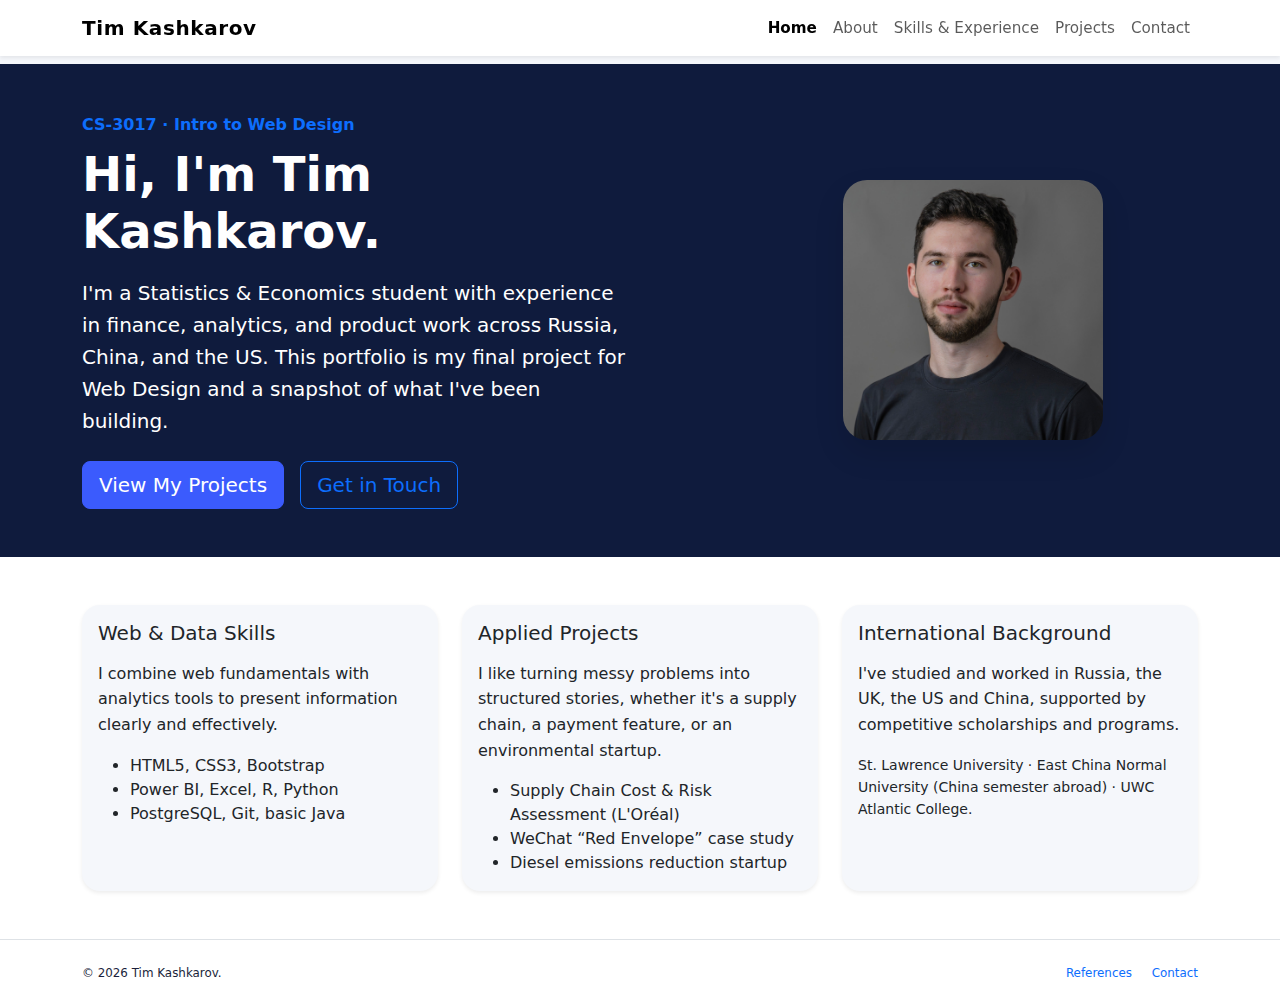
<file: index.html>
<!DOCTYPE html>
<html lang="en">
<head>
  <meta charset="UTF-8">
  <title>Tim Kashkarov | Portfolio</title>
  <meta name="viewport" content="width=device-width, initial-scale=1">

  <!-- Bootstrap CSS -->
  <link
    href="https://cdn.jsdelivr.net/npm/bootstrap@5.3.3/dist/css/bootstrap.min.css"
    rel="stylesheet"
    integrity="sha384-QWTKZyjpPEjISv5WaRU9OFeRpok6YctnYmDr5pNlyT2bRjXh0JMhjY6hW+ALEwIH"
    crossorigin="anonymous">

  <link rel="stylesheet" href="css/styles.css">
</head>
<body>
  <!-- Site header with navigation bar -->
  <header>
    <nav class="navbar navbar-expand-md navbar-light bg-white shadow-sm fixed-top">
      <div class="container">
        <a class="navbar-brand fw-semibold" href="index.html">Tim Kashkarov</a>
        <button class="navbar-toggler" type="button" data-bs-toggle="collapse"
                data-bs-target="#mainNavbar" aria-controls="mainNavbar"
                aria-expanded="false" aria-label="Toggle navigation">
          <span class="navbar-toggler-icon"></span>
        </button>

        <!-- Main navigation links -->
        <div class="collapse navbar-collapse" id="mainNavbar">
          <ul class="navbar-nav ms-auto mb-2 mb-md-0">
            <li class="nav-item">
              <a class="nav-link active" aria-current="page" href="index.html">Home</a>
            </li>
            <li class="nav-item">
              <a class="nav-link" href="about.html">About</a>
            </li>
            <li class="nav-item">
              <a class="nav-link" href="experience.html">Skills & Experience</a>
            </li>
            <li class="nav-item">
              <a class="nav-link" href="projects.html">Projects</a>
            </li>
            <li class="nav-item">
              <a class="nav-link" href="contact.html">Contact</a>
            </li>
          </ul>
        </div>
      </div>
    </nav>
  </header>

  <main>
    <!-- Hero section -->
    <section class="hero-section py-5">
      <div class="container">
        <div class="row align-items-center g-4">
          <!-- Hero text column -->
          <div class="col-md-6">
            <p class="text-primary fw-semibold mb-2">CS-3017 · Intro to Web Design</p>
            <h1 class="display-5 fw-bold mb-3">Hi, I'm Tim Kashkarov.</h1>
            <p class="lead mb-4">
              I'm a Statistics &amp; Economics student with experience in finance, analytics,
              and product work across Russia, China, and the US. This portfolio is my final
              project for Web Design and a snapshot of what I've been building.
            </p>
            <div class="d-flex flex-wrap gap-3">
              <a href="projects.html" class="btn btn-primary btn-lg">
                View My Projects
              </a>
              <a href="contact.html" class="btn btn-outline-primary btn-lg">
                Get in Touch
              </a>
            </div>
          </div>

          <!-- Hero photo column -->
          <div class="col-md-5 offset-md-1 text-center">
            <div class="hero-photo-wrapper mx-auto">
              <img src="img/profile.jpg" class="img-fluid"
                   alt="Portrait of Timur Kashkarov">
            </div>
          </div>
        </div>
      </div>
    </section>

    <!-- Highlights section -->
    <section class="py-5 bg-white">
      <div class="container">
        <div class="row g-4">
          <!-- Skills -->
          <div class="col-md-4">
            <div class="card border-0 shadow-sm h-100 about-soft-card">
              <div class="card-body">
                <h2 id="skills-highlight" class="h5 card-title mb-3">Web & Data Skills</h2>
                <p class="card-text">
                  I combine web fundamentals with analytics tools to present information
                  clearly and effectively.
                </p>
                <ul class="mb-0">
                  <li>HTML5, CSS3, Bootstrap</li>
                  <li>Power BI, Excel, R, Python</li>
                  <li>PostgreSQL, Git, basic Java</li>
                </ul>
              </div>
            </div>
          </div>

          <!-- Applied projects -->
          <div class="col-md-4">
            <div class="card border-0 shadow-sm h-100 about-soft-card">
              <div class="card-body">
                <h2 id="projects-highlight" class="h5 card-title mb-3">Applied Projects</h2>
                <p class="card-text">
                  I like turning messy problems into structured stories, whether it's a
                  supply chain, a payment feature, or an environmental startup.
                </p>
                <ul class="mb-0">
                  <li>Supply Chain Cost & Risk Assessment (L'Oréal)</li>
                  <li>WeChat “Red Envelope” case study</li>
                  <li>Diesel emissions reduction startup</li>
                </ul>
              </div>
            </div>
          </div>

          <!-- International background -->
          <div class="col-md-4">
            <div class="card border-0 shadow-sm h-100 about-soft-card">
              <div class="card-body">
                <h2 id="background-highlight" class="h5 card-title mb-3">International Background</h2>
                <p class="card-text">
                  I've studied and worked in Russia, the UK, the US and China, supported by
                  competitive scholarships and programs.
                </p>
                <p class="mb-0 small">
                  St. Lawrence University · East China Normal University (China semester abroad) ·
                  UWC Atlantic College.
                </p>
              </div>
            </div>
          </div>
        </div>
      </div>
    </section>
  </main>

  <!-- Footer with year and quick links -->
  <footer class="py-4 border-top mt-auto bg-white">
    <div class="container d-flex flex-column flex-md-row justify-content-between align-items-center">
      <p class="mb-2 mb-md-0 small">
        &copy; <span id="year"></span> Tim Kashkarov.
      </p>
      <div class="small">
        <a href="references.html" class="text-decoration-none me-3">References</a>
        <a href="contact.html" class="text-decoration-none">Contact</a>
      </div>
    </div>
  </footer>

  <script
    src="https://cdn.jsdelivr.net/npm/bootstrap@5.3.3/dist/js/bootstrap.bundle.min.js"
    integrity="sha384-YvpcrYf0tY3lHB60NNkmXc5s9fDVZLESaAA55NDzOxhy9GkcIdslK1eN7N6jIeHz"
    crossorigin="anonymous"></script>

  <!-- Keeping the year in the footer up to date -->
  <script>
    (function () {
      var yearSpan = document.getElementById("year");
      if (yearSpan) {
        yearSpan.textContent = new Date().getFullYear();
      }
    }());
  </script>
</body>
</html>
</file>
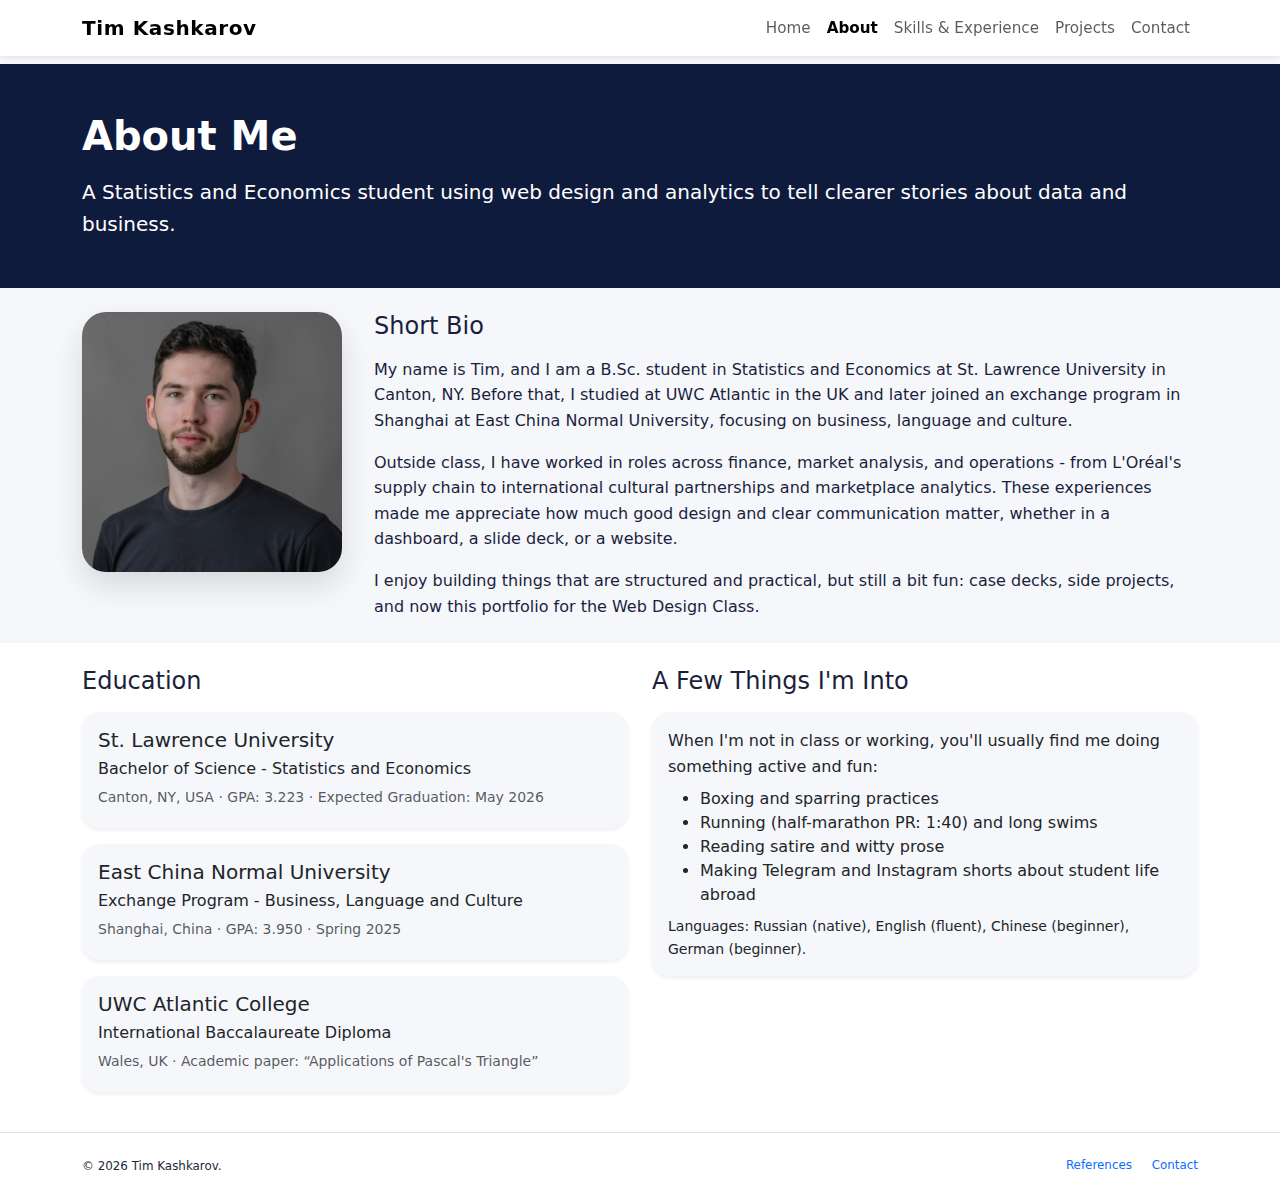
<file: about.html>
<!DOCTYPE html>
<html lang="en">
<head>
  <meta charset="UTF-8">
  <title>About | Tim Kashkarov</title>
  <meta name="viewport" content="width=device-width, initial-scale=1">

  <!-- Bootstrap CSS -->
  <link
    href="https://cdn.jsdelivr.net/npm/bootstrap@5.3.3/dist/css/bootstrap.min.css"
    rel="stylesheet"
    integrity="sha384-QWTKZyjpPEjISv5WaRU9OFeRpok6YctnYmDr5pNlyT2bRjXh0JMhjY6hW+ALEwIH"
    crossorigin="anonymous">


  <link rel="stylesheet" href="css/styles.css">
</head>
<body>
  <!-- Site header with navigation bar -->
  <header>
    <nav class="navbar navbar-expand-md navbar-light bg-white shadow-sm fixed-top">
      <div class="container">
        <a class="navbar-brand fw-semibold" href="index.html">Tim Kashkarov</a>
        <button class="navbar-toggler" type="button" data-bs-toggle="collapse"
                data-bs-target="#mainNavbar" aria-controls="mainNavbar"
                aria-expanded="false" aria-label="Toggle navigation">
          <span class="navbar-toggler-icon"></span>
        </button>

        <!-- Main navigation links -->
        <div class="collapse navbar-collapse" id="mainNavbar">
          <ul class="navbar-nav ms-auto mb-2 mb-md-0">
            <li class="nav-item">
              <a class="nav-link" href="index.html">Home</a>
            </li>
            <li class="nav-item">
              <a class="nav-link active" aria-current="page" href="about.html">About</a>
            </li>
            <li class="nav-item">
              <a class="nav-link" href="experience.html">Skills & Experience</a>
            </li>
            <li class="nav-item">
              <a class="nav-link" href="projects.html">Projects</a>
            </li>
            <li class="nav-item">
              <a class="nav-link" href="contact.html">Contact</a>
            </li>
          </ul>
        </div>
      </div>
    </nav>
  </header>

  <main>
    <!-- Page header: title + short description -->
    <section class="page-header-section py-5">
      <div class="container">
        <h1 class="mb-3">About Me</h1>
        <p class="lead mb-0">
          A Statistics and Economics student using web design and analytics to tell clearer
          stories about data and business.
        </p>
      </div>
    </section>

    <!-- Intro with photo and short bio -->
    <section class="py-4">
  <div class="container">
    <div class="about-intro d-md-flex align-items-start">
      
      <!-- Photo  -->
      <div class="about-intro-photo mb-3 mb-md-0">
        <div class="hero-photo-wrapper mx-auto mx-md-0">
          <img src="img/profile.jpg"
               class="img-fluid"
               alt="Portrait of me">
        </div>
      </div>

      <!-- Text block on the right -->
      <div class="about-intro-text">
        <h2 id="bio" class="h4 mb-3">Short Bio</h2>
        <p>
          My name is Tim, and I am a B.Sc. student in Statistics and Economics at
          St. Lawrence University in Canton, NY. Before that, I studied at UWC Atlantic
          in the UK and later joined an exchange program in Shanghai at East China
          Normal University, focusing on business, language and culture.
        </p>
        <p>
          Outside class, I have worked in roles across finance, market analysis, and
          operations - from L'Oréal's supply chain to international cultural
          partnerships and marketplace analytics. These experiences made me appreciate
          how much good design and clear communication matter, whether in a dashboard,
          a slide deck, or a website.
        </p>
        <p class="mb-0">
          I enjoy building things that are structured and practical, but still a bit fun:
          case decks, side projects, and now this portfolio for the Web Design Class.
        </p>
      </div>

    </div>
  </div>
</section>

    <!-- Education and interests -->
    <section class="py-4 bg-white">
      <div class="container">
        <div class="row g-4">
          <!-- Education column -->
          <div class="col-md-6">
            <h2 id="education" class="h4 mb-3">Education</h2>

            <div class="card border-0 shadow-sm mb-3 about-soft-card">
              <div class="card-body">
                <h3 class="h5 mb-1">St. Lawrence University</h3>
                <p class="mb-1">
                  Bachelor of Science - Statistics and Economics
                </p>
                <p class="mb-1 small text-muted">
                  Canton, NY, USA · GPA: 3.223 · Expected Graduation: May 2026
                </p>
              </div>
            </div>

            <div class="card border-0 shadow-sm mb-3 about-soft-card">
              <div class="card-body">
                <h3 class="h5 mb-1">East China Normal University</h3>
                <p class="mb-1">
                  Exchange Program - Business, Language and Culture
                </p>
                <p class="mb-1 small text-muted">
                  Shanghai, China · GPA: 3.950 · Spring 2025
                </p>
              </div>
            </div>

            <div class="card border-0 shadow-sm mb-3 about-soft-card">
              <div class="card-body">
                <h3 class="h5 mb-1">UWC Atlantic College</h3>
                <p class="mb-1">
                  International Baccalaureate Diploma
                </p>
                <p class="mb-1 small text-muted">
                  Wales, UK · Academic paper: “Applications of Pascal's Triangle”
                </p>
              </div>
            </div>
          </div>

          <!-- Hobbies column -->
          <div class="col-md-6">
            <h2 id="interests" class="h4 mb-3">A Few Things I'm Into</h2>
            <div class="card border-0 shadow-sm mb-3 about-soft-card">
              <div class="card-body">
                <p class="mb-2">
                  When I'm not in class or working, you'll usually find me doing something
                  active and fun:
                </p>
                <ul class="mb-2">
                  <li>Boxing and sparring practices</li>
                  <li>Running (half-marathon PR: 1:40) and long swims</li>
                  <li>Reading satire and witty prose</li>
                  <li>Making Telegram and Instagram shorts about student life abroad</li>
                </ul>
                <p class="mb-0 small">
                  Languages: Russian (native), English (fluent), Chinese (beginner),
                  German (beginner).
                </p>
              </div>
            </div>
          </div>
        </div>
      </div>
    </section>

  </main>

  <!-- Footer with year and quick links -->
  <footer class="py-4 border-top mt-auto bg-white">
    <div class="container d-flex flex-column flex-md-row justify-content-between align-items-center">
      <p class="mb-2 mb-md-0 small">
        &copy; <span id="year"></span> Tim Kashkarov.
      </p>
      <div class="small">
        <a href="references.html" class="text-decoration-none me-3">References</a>
        <a href="contact.html" class="text-decoration-none">Contact</a>
      </div>
    </div>
  </footer>

  <script
    src="https://cdn.jsdelivr.net/npm/bootstrap@5.3.3/dist/js/bootstrap.bundle.min.js"
    integrity="sha384-YvpcrYf0tY3lHB60NNkmXc5s9fDVZLESaAA55NDzOxhy9GkcIdslK1eN7N6jIeHz"
    crossorigin="anonymous"></script>

  <!-- Keeping the year in the footer up to date -->
  <script>
    (function () {
      var yearSpan = document.getElementById("year");
      if (yearSpan) {
        yearSpan.textContent = new Date().getFullYear();
      }
    }());
  </script>
</body>
</html>
</file>
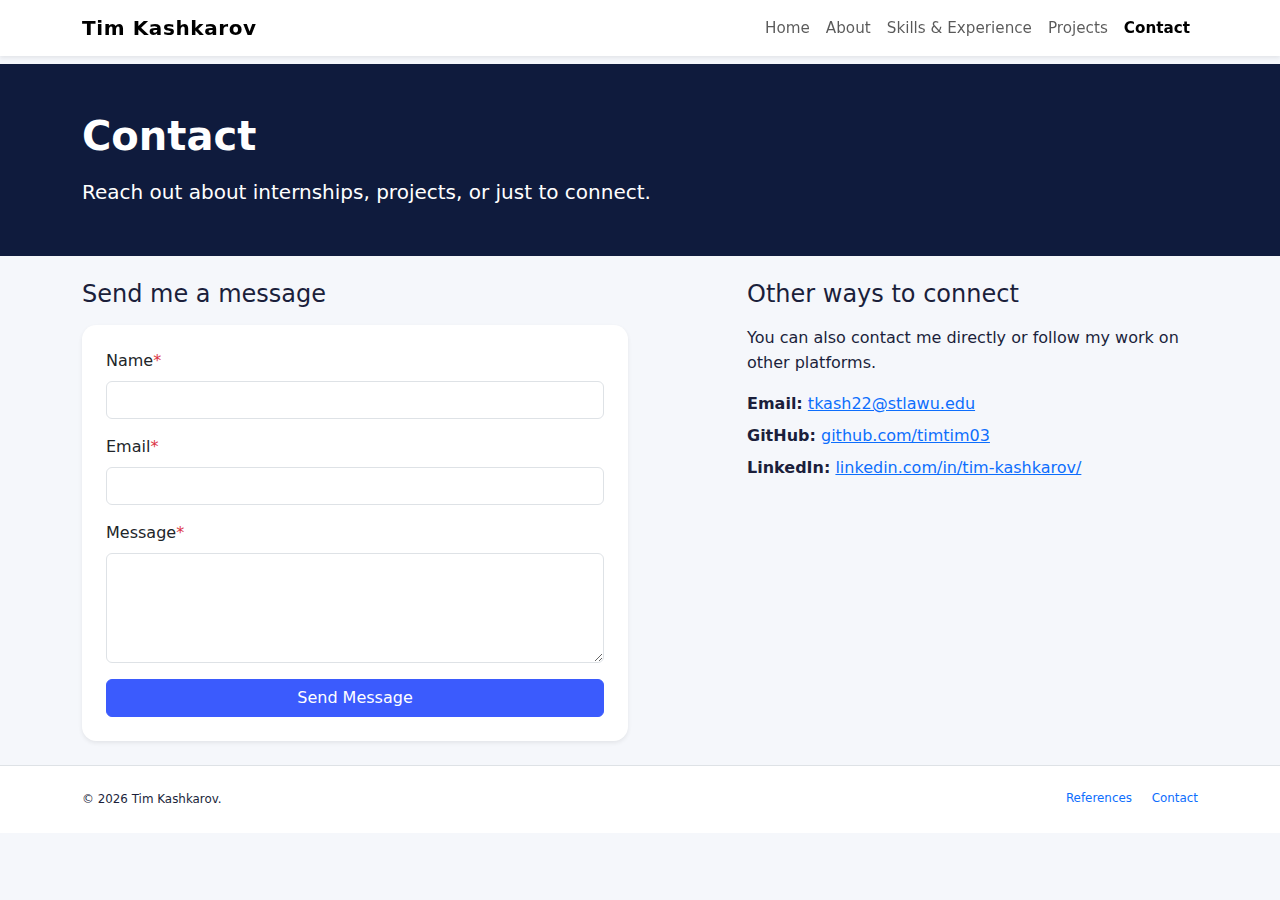
<file: contact.html>
<!DOCTYPE html>
<html lang="en">
<head>
  <meta charset="UTF-8">
  <title>Contact | Tim Kashkarov</title>
  <meta name="viewport" content="width=device-width, initial-scale=1">

  <!-- Bootstrap CSS -->
  <link
    href="https://cdn.jsdelivr.net/npm/bootstrap@5.3.3/dist/css/bootstrap.min.css"
    rel="stylesheet"
    integrity="sha384-QWTKZyjpPEjISv5WaRU9OFeRpok6YctnYmDr5pNlyT2bRjXh0JMhjY6hW+ALEwIH"
    crossorigin="anonymous">


  <link rel="stylesheet" href="css/styles.css">
</head>
<body>
  <!-- Site header with navigation bar -->
  <header>
    <nav class="navbar navbar-expand-md navbar-light bg-white shadow-sm fixed-top">
      <div class="container">
        <a class="navbar-brand fw-semibold" href="index.html">Tim Kashkarov</a>
        <button class="navbar-toggler" type="button" data-bs-toggle="collapse"
                data-bs-target="#mainNavbar" aria-controls="mainNavbar"
                aria-expanded="false" aria-label="Toggle navigation">
          <span class="navbar-toggler-icon"></span>
        </button>

        <!-- Main navigation links -->
        <div class="collapse navbar-collapse" id="mainNavbar">
          <ul class="navbar-nav ms-auto mb-2 mb-md-0">
            <li class="nav-item">
              <a class="nav-link" href="index.html">Home</a>
            </li>
            <li class="nav-item">
              <a class="nav-link" href="about.html">About</a>
            </li>
            <li class="nav-item">
              <a class="nav-link" href="experience.html">Skills & Experience</a>
            </li>
            <li class="nav-item">
              <a class="nav-link" href="projects.html">Projects</a>
            </li>
            <li class="nav-item">
              <a class="nav-link active" aria-current="page" href="contact.html">Contact</a>
            </li>
          </ul>
        </div>
      </div>
    </nav>
  </header>

  <main>
    <!-- Page title and short description -->
    <section class="page-header-section py-5">
      <div class="container">
        <h1 class="mb-3">Contact</h1>
        <p class="lead mb-0">
          Reach out about internships, projects, or just to connect.
        </p>
      </div>
    </section>

    <!-- Main contact section: form + contact details -->
    <section class="py-4">
      <div class="container">
        <div class="row g-4">
          <!-- Contact form block -->
          <div class="col-lg-6">
            <h2 class="h4 mb-3">Send me a message</h2>

            <form action="https://api.web3forms.com/submit" method="POST" class="card border-0 shadow-sm p-4">
              <input type="hidden" name="access_key" value="ACCESS_KEY">

              <input type="hidden" name="redirect" value="https://timtim03.github.io/contact.html">

              <div class="mb-3">
                <label for="name" class="form-label">Name<span class="text-danger">*</span></label>
                <input type="text" class="form-control" id="name" name="name"
                       required>
              </div>

              <div class="mb-3">
                <label for="email" class="form-label">Email<span class="text-danger">*</span></label>
                <input type="email" class="form-control" id="email" name="email"
                       required>
              </div>

              <div class="mb-3">
                <label for="message" class="form-label">Message<span class="text-danger">*</span></label>
                <textarea class="form-control" id="message" name="message"
                          rows="4" required></textarea>
              </div>

              <button type="submit" class="btn btn-primary">
                Send Message
              </button>
            </form>
          </div>

          <!-- Alternative contact options block -->
          <div class="col-lg-5 offset-lg-1">
            <h2 class="h4 mb-3">Other ways to connect</h2>
            <p>
              You can also contact me directly or follow my work on other platforms.
            </p>
            <ul class="list-unstyled mb-0">
              <li class="mb-2">
                <strong>Email:</strong>
                <a href="mailto:tkash22@stlawu.edu">tkash22@stlawu.edu</a>
              </li>
              <li class="mb-2">
                <strong>GitHub:</strong>
                <a href="https://github.com/timtim03" target="_blank" rel="noopener">
                  github.com/timtim03
                </a>
              </li>
              <li class="mb-2">
                <strong>LinkedIn:</strong>
                <a href="https://www.linkedin.com/in/tim-kashkarov/" target="_blank" rel="noopener">
                  linkedin.com/in/tim-kashkarov/
                </a>
              </li>
            </ul>
          </div>
        </div>
      </div>
    </section>
  </main>

  <!-- Footer with year and quick links -->
  <footer class="py-4 border-top mt-auto bg-white">
    <div class="container d-flex flex-column flex-md-row justify-content-between align-items-center">
      <p class="mb-2 mb-md-0 small">
        &copy; <span id="year"></span> Tim Kashkarov.
      </p>
      <div class="small">
        <a href="references.html" class="text-decoration-none me-3">References</a>
        <a href="contact.html" class="text-decoration-none">Contact</a>
      </div>
    </div>
  </footer>

  <script
    src="https://cdn.jsdelivr.net/npm/bootstrap@5.3.3/dist/js/bootstrap.bundle.min.js"
    integrity="sha384-YvpcrYf0tY3lHB60NNkmXc5s9fDVZLESaAA55NDzOxhy9GkcIdslK1eN7N6jIeHz"
    crossorigin="anonymous"></script>

  <!-- Keeping the year in the footer up to date -->
  <script>
    (function () {
      var yearSpan = document.getElementById("year");
      if (yearSpan) {
        yearSpan.textContent = new Date().getFullYear();
      }
    }());
  </script>
</body>
</html>
</file>
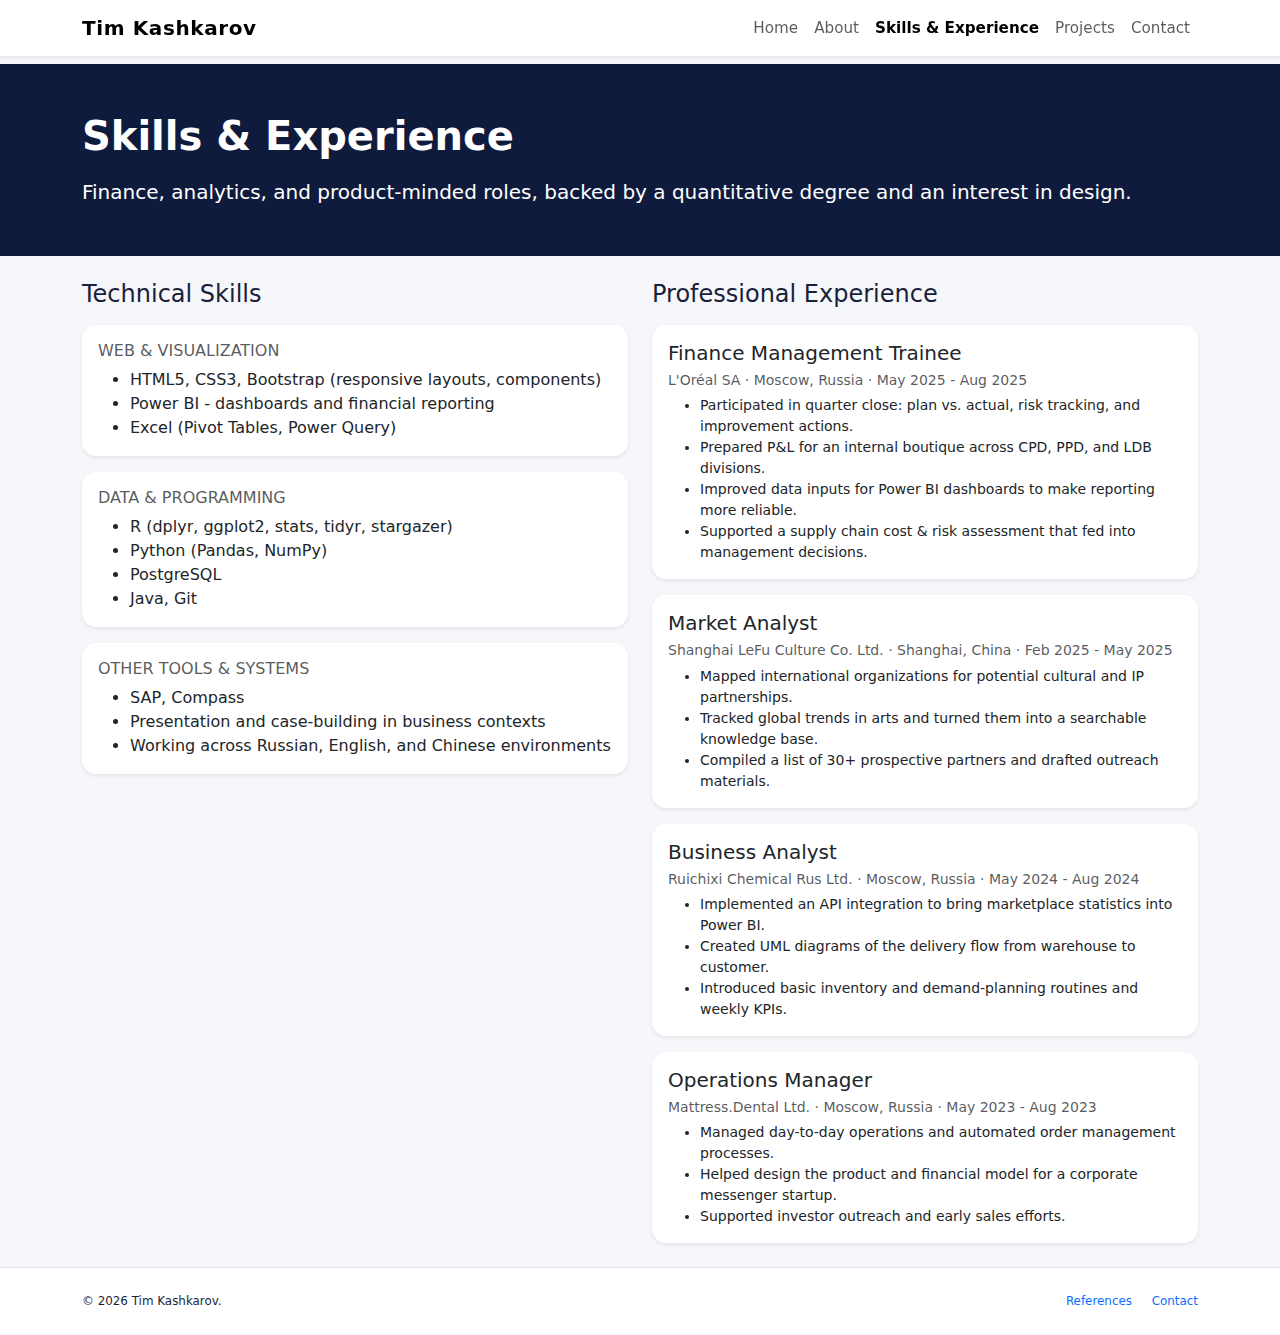
<file: experience.html>
<!DOCTYPE html>
<html lang="en">
<head>
  <meta charset="UTF-8">
  <title>Skills & Experience | Tim Kashkarov</title>
  <meta name="viewport" content="width=device-width, initial-scale=1">

  <!-- Bootstrap CSS -->
  <link
    href="https://cdn.jsdelivr.net/npm/bootstrap@5.3.3/dist/css/bootstrap.min.css"
    rel="stylesheet"
    integrity="sha384-QWTKZyjpPEjISv5WaRU9OFeRpok6YctnYmDr5pNlyT2bRjXh0JMhjY6hW+ALEwIH"
    crossorigin="anonymous">


  <link rel="stylesheet" href="css/styles.css">
</head>
<body>
  <!-- Site header with navigation bar -->
  <header>
    <nav class="navbar navbar-expand-md navbar-light bg-white shadow-sm fixed-top">
      <div class="container">
        <a class="navbar-brand fw-semibold" href="index.html">Tim Kashkarov</a>
        <button class="navbar-toggler" type="button" data-bs-toggle="collapse"
                data-bs-target="#mainNavbar" aria-controls="mainNavbar"
                aria-expanded="false" aria-label="Toggle navigation">
          <span class="navbar-toggler-icon"></span>
        </button>

        <!-- Main navigation links -->
        <div class="collapse navbar-collapse" id="mainNavbar">
          <ul class="navbar-nav ms-auto mb-2 mb-md-0">
            <li class="nav-item">
              <a class="nav-link" href="index.html">Home</a>
            </li>
            <li class="nav-item">
              <a class="nav-link" href="about.html">About</a>
            </li>
            <li class="nav-item">
              <a class="nav-link active" aria-current="page" href="experience.html">
                Skills &amp; Experience
              </a>
            </li>
            <li class="nav-item">
              <a class="nav-link" href="projects.html">Projects</a>
            </li>
            <li class="nav-item">
              <a class="nav-link" href="contact.html">Contact</a>
            </li>
          </ul>
        </div>
      </div>
    </nav>
  </header>

  <main>
    <!-- Page header: title + short description -->
    <section class="page-header-section py-5">
      <div class="container">
        <h1 class="mb-3">Skills &amp; Experience</h1>
        <p class="lead mb-0">
          Finance, analytics, and product-minded roles, backed by a quantitative degree
          and an interest in design.
        </p>
      </div>
    </section>

    <!-- Main content: skills and experience -->
    <section class="py-4">
      <div class="container">
        <div class="row g-4">
          <!-- Skills column -->
          <div class="col-lg-6">
            <h2 id="skills" class="h4 mb-3">Technical Skills</h2>

            <!-- Web & visualization skills -->
            <div class="card border-0 shadow-sm mb-3">
              <div class="card-body">
                <h3 class="h6 text-uppercase text-muted mb-2">Web & Visualization</h3>
                <ul class="mb-0">
                  <li>HTML5, CSS3, Bootstrap (responsive layouts, components)</li>
                  <li>Power BI - dashboards and financial reporting</li>
                  <li>Excel (Pivot Tables, Power Query)</li>
                </ul>
              </div>
            </div>

            <!-- Data & programming skills -->
            <div class="card border-0 shadow-sm mb-3">
              <div class="card-body">
                <h3 class="h6 text-uppercase text-muted mb-2">Data & Programming</h3>
                <ul class="mb-0">
                  <li>R (dplyr, ggplot2, stats, tidyr, stargazer)</li>
                  <li>Python (Pandas, NumPy)</li>
                  <li>PostgreSQL</li>
                  <li>Java, Git</li>
                </ul>
              </div>
            </div>

            <!-- Other tools & systems -->
            <div class="card border-0 shadow-sm">
              <div class="card-body">
                <h3 class="h6 text-uppercase text-muted mb-2">Other Tools & Systems</h3>
                <ul class="mb-0">
                  <li>SAP, Compass</li>
                  <li>Presentation and case-building in business contexts</li>
                  <li>Working across Russian, English, and Chinese environments</li>
                </ul>
              </div>
            </div>
          </div>

          <!-- Experience column -->
          <div class="col-lg-6">
            <h2 id="experience" class="h4 mb-3">Professional Experience</h2>

            <!-- L'Oreal -->
            <div class="card border-0 shadow-sm mb-3">
              <div class="card-body">
                <h3 class="h5 mb-1">Finance Management Trainee</h3>
                <p class="mb-1 small text-muted">
                  L'Oréal SA · Moscow, Russia · May 2025 - Aug 2025
                </p>
                <ul class="mb-0 small">
                  <li>Participated in quarter close: plan vs. actual, risk tracking, and improvement actions.</li>
                  <li>Prepared P&L for an internal boutique across CPD, PPD, and LDB divisions.</li>
                  <li>Improved data inputs for Power BI dashboards to make reporting more reliable.</li>
                  <li>Supported a supply chain cost & risk assessment that fed into management decisions.</li>
                </ul>
              </div>
            </div>

            <!-- LeFu Culture -->
            <div class="card border-0 shadow-sm mb-3">
              <div class="card-body">
                <h3 class="h5 mb-1">Market Analyst</h3>
                <p class="mb-1 small text-muted">
                  Shanghai LeFu Culture Co. Ltd. · Shanghai, China · Feb 2025 - May 2025
                </p>
                <ul class="mb-0 small">
                  <li>Mapped international organizations for potential cultural and IP partnerships.</li>
                  <li>Tracked global trends in arts and turned them into a searchable knowledge base.</li>
                  <li>Compiled a list of 30+ prospective partners and drafted outreach materials.</li>
                </ul>
              </div>
            </div>

            <!-- Ruichixi -->
            <div class="card border-0 shadow-sm mb-3">
              <div class="card-body">
                <h3 class="h5 mb-1">Business Analyst</h3>
                <p class="mb-1 small text-muted">
                  Ruichixi Chemical Rus Ltd. · Moscow, Russia · May 2024 - Aug 2024
                </p>
                <ul class="mb-0 small">
                  <li>Implemented an API integration to bring marketplace statistics into Power BI.</li>
                  <li>Created UML diagrams of the delivery flow from warehouse to customer.</li>
                  <li>Introduced basic inventory and demand-planning routines and weekly KPIs.</li>
                </ul>
              </div>
            </div>

            <!-- Mattress.Dental -->
            <div class="card border-0 shadow-sm">
              <div class="card-body">
                <h3 class="h5 mb-1">Operations Manager</h3>
                <p class="mb-1 small text-muted">
                  Mattress.Dental Ltd. · Moscow, Russia · May 2023 - Aug 2023
                </p>
                <ul class="mb-0 small">
                  <li>Managed day-to-day operations and automated order management processes.</li>
                  <li>Helped design the product and financial model for a corporate messenger startup.</li>
                  <li>Supported investor outreach and early sales efforts.</li>
                </ul>
              </div>
            </div>

          </div>
        </div>
      </div>
    </section>
  </main>

  <!-- Footer with year and quick links -->
  <footer class="py-4 border-top mt-auto bg-white">
    <div class="container d-flex flex-column flex-md-row justify-content-between align-items-center">
      <p class="mb-2 mb-md-0 small">
        &copy; <span id="year"></span> Tim Kashkarov.
      </p>
      <div class="small">
        <a href="references.html" class="text-decoration-none me-3">References</a>
        <a href="contact.html" class="text-decoration-none">Contact</a>
      </div>
    </div>
  </footer>

  <script
    src="https://cdn.jsdelivr.net/npm/bootstrap@5.3.3/dist/js/bootstrap.bundle.min.js"
    integrity="sha384-YvpcrYf0tY3lHB60NNkmXc5s9fDVZLESaAA55NDzOxhy9GkcIdslK1eN7N6jIeHz"
    crossorigin="anonymous"></script>

  <!-- Keeping the year in the footer up to date -->
  <script>
    (function () {
      var yearSpan = document.getElementById("year");
      if (yearSpan) {
        yearSpan.textContent = new Date().getFullYear();
      }
    }());
  </script>
</body>
</html>
</file>
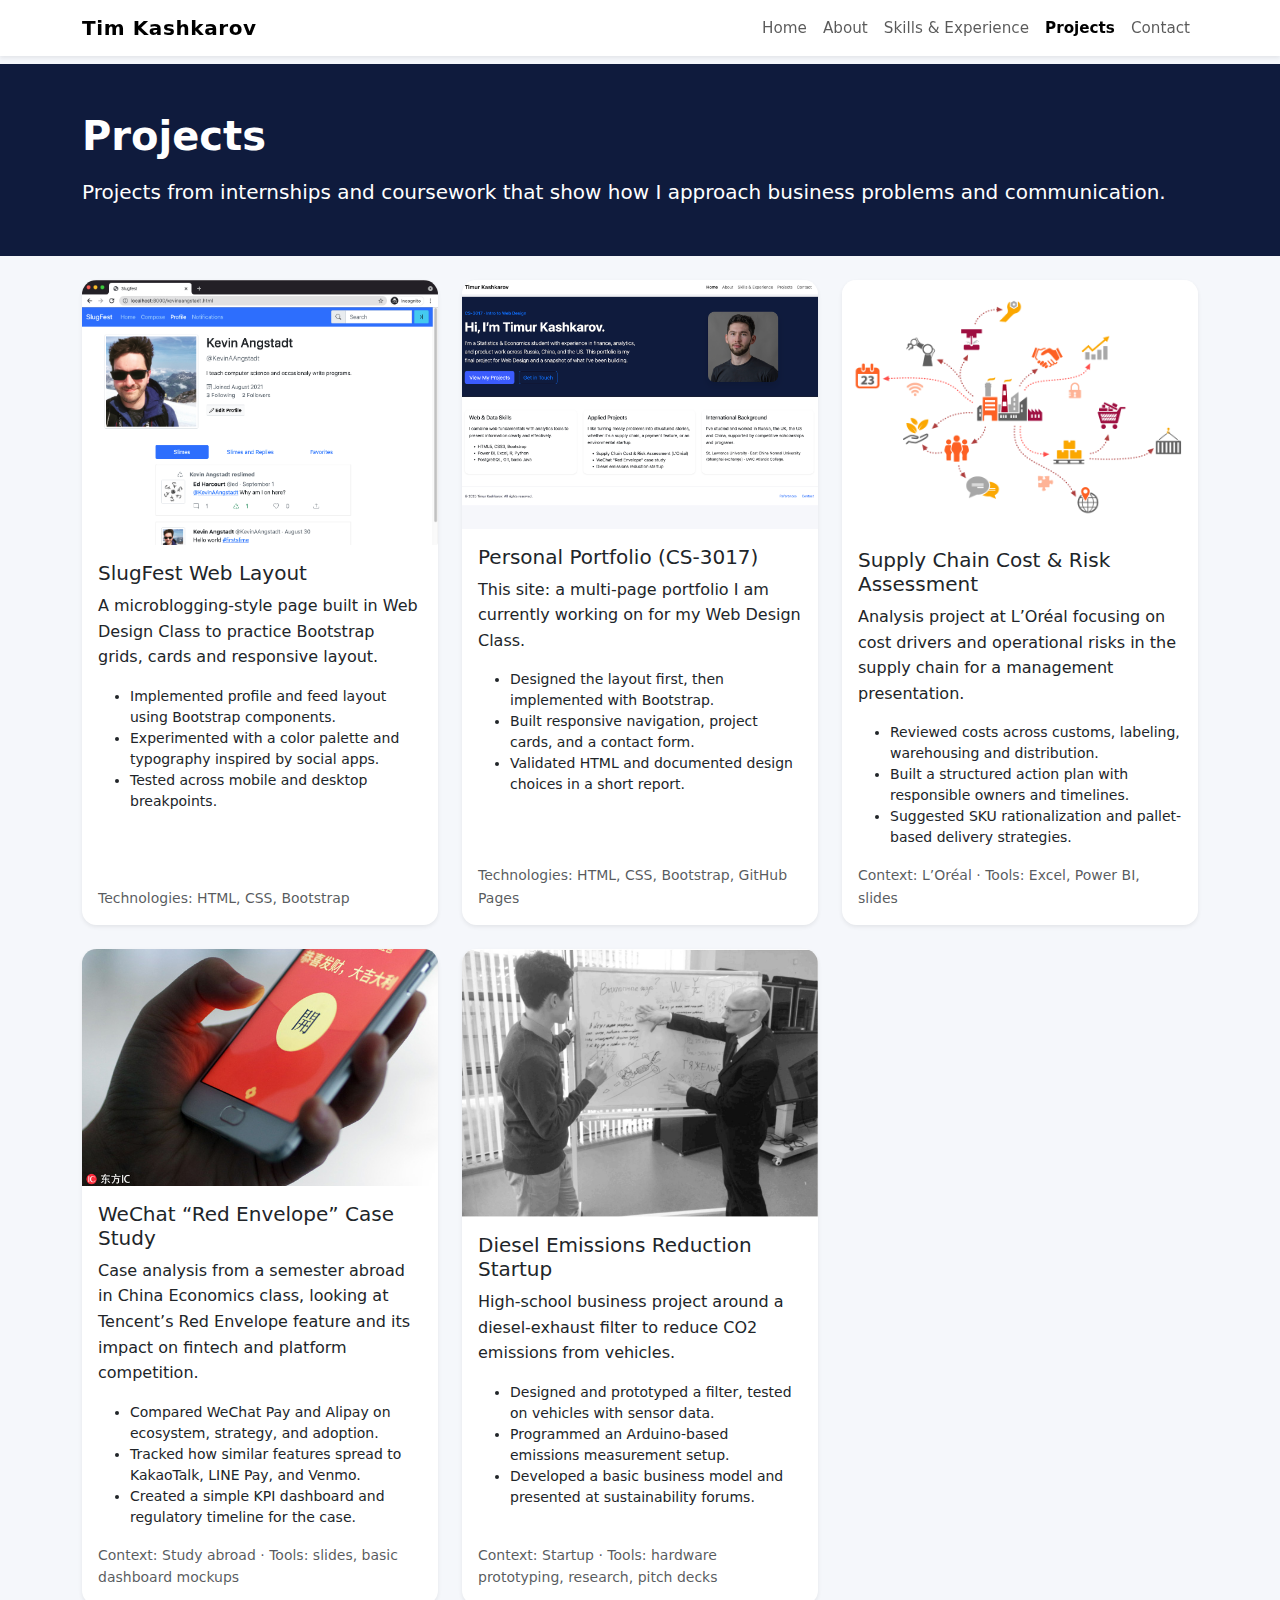
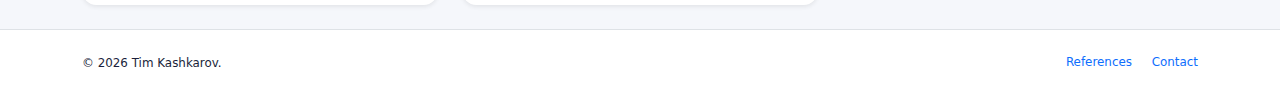
<file: projects.html>
<!DOCTYPE html>
<html lang="en">
<head>
  <meta charset="UTF-8">
  <title>Projects | Tim Kashkarov</title>
  <meta name="viewport" content="width=device-width, initial-scale=1">

  <!-- Bootstrap CSS -->
  <link
    href="https://cdn.jsdelivr.net/npm/bootstrap@5.3.3/dist/css/bootstrap.min.css"
    rel="stylesheet"
    integrity="sha384-QWTKZyjpPEjISv5WaRU9OFeRpok6YctnYmDr5pNlyT2bRjXh0JMhjY6hW+ALEwIH"
    crossorigin="anonymous">


  <link rel="stylesheet" href="css/styles.css">
</head>
<body>
  <!-- Site header with navigation bar -->
  <header>
    <nav class="navbar navbar-expand-md navbar-light bg-white shadow-sm fixed-top">
      <div class="container">
        <a class="navbar-brand fw-semibold" href="index.html">Tim Kashkarov</a>
        <button class="navbar-toggler" type="button" data-bs-toggle="collapse"
                data-bs-target="#mainNavbar" aria-controls="mainNavbar"
                aria-expanded="false" aria-label="Toggle navigation">
          <span class="navbar-toggler-icon"></span>
        </button>

        <!-- Main navigation links -->
        <div class="collapse navbar-collapse" id="mainNavbar">
          <ul class="navbar-nav ms-auto mb-2 mb-md-0">
            <li class="nav-item">
              <a class="nav-link" href="index.html">Home</a>
            </li>
            <li class="nav-item">
              <a class="nav-link" href="about.html">About</a>
            </li>
            <li class="nav-item">
              <a class="nav-link" href="experience.html">Skills & Experience</a>
            </li>
            <li class="nav-item">
              <a class="nav-link active" aria-current="page" href="projects.html">Projects</a>
            </li>
            <li class="nav-item">
              <a class="nav-link" href="contact.html">Contact</a>
            </li>
          </ul>
        </div>
      </div>
    </nav>
  </header>

  <main>
    <!-- Page header: title + short subtitle -->
    <section class="page-header-section py-5">
      <div class="container">
        <h1 class="mb-3">Projects</h1>
        <p class="lead mb-0">
          Projects from internships and coursework that show how I approach business problems and communication.
        </p>
      </div>
    </section>

    <!-- Project cards grid -->
    <section class="py-4">
      <div class="container">
        <div class="row g-4">

          <!-- Project 1: SlugFest layout -->
          <div class="col-md-6 col-lg-4">
            <article class="card project-card h-100 shadow-sm border-0">
              <img src="img/project-slugfest.png" class="card-img-top"
                   alt="Screenshot of a microblogging layout project">
              <div class="card-body d-flex flex-column">
                <h2 class="h5 card-title">SlugFest Web Layout</h2>
                <p class="card-text">
                  A microblogging-style page built in Web Design Class to practice Bootstrap grids,
                  cards and responsive layout.
                </p>
                <ul class="small mb-3">
                  <li>Implemented profile and feed layout using Bootstrap components.</li>
                  <li>Experimented with a color palette and typography inspired by social apps.</li>
                  <li>Tested across mobile and desktop breakpoints.</li>
                </ul>
                <p class="small text-muted mt-auto mb-0">
                  Technologies: HTML, CSS, Bootstrap
                </p>
              </div>
            </article>
          </div>

          <!-- Project 2: This portfolio -->
          <div class="col-md-6 col-lg-4">
            <article class="card project-card h-100 shadow-sm border-0">
              <img src="img/project-portfolio.png" class="card-img-top"
                   alt="Screenshot of this portfolio website">
              <div class="card-body d-flex flex-column">
                <h2 class="h5 card-title">Personal Portfolio (CS-3017)</h2>
                <p class="card-text">
                  This site: a multi-page portfolio I am currently working on for my Web Design Class.
                </p>
                <ul class="small mb-3">
                  <li>Designed the layout first, then implemented with Bootstrap.</li>
                  <li>Built responsive navigation, project cards, and a contact form.</li>
                  <li>Validated HTML and documented design choices in a short report.</li>
                </ul>
                <p class="small text-muted mt-auto mb-0">
                  Technologies: HTML, CSS, Bootstrap, GitHub Pages
                </p>
              </div>
            </article>
          </div>

          <!-- Project 3: L'Oreal project -->
          <div class="col-md-6 col-lg-4">
            <article class="card project-card h-100 shadow-sm border-0">
              <img src="img/project-supply-chain.png" class="card-img-top"
                   alt="Illustrative image for a supply chain cost and risk dashboard">
              <div class="card-body d-flex flex-column">
                <h2 class="h5 card-title">Supply Chain Cost & Risk Assessment</h2>
                <p class="card-text">
                  Analysis project at L’Oréal focusing on cost drivers and operational risks
                  in the supply chain for a management presentation.
                </p>
                <ul class="small mb-3">
                  <li>Reviewed costs across customs, labeling, warehousing and distribution.</li>
                  <li>Built a structured action plan with responsible owners and timelines.</li>
                  <li>Suggested SKU rationalization and pallet-based delivery strategies.</li>
                </ul>
                <p class="small text-muted mt-auto mb-0">
                  Context: L’Oréal · Tools: Excel, Power BI, slides
                </p>
              </div>
            </article>
          </div>

          <!-- Project 4: WeChat case study -->
          <div class="col-md-6 col-lg-4">
            <article class="card project-card h-100 shadow-sm border-0">
              <img src="img/project-wechat.png" class="card-img-top"
                   alt="Illustrative image for a mobile payments feature case study">
              <div class="card-body d-flex flex-column">
                <h2 class="h5 card-title">WeChat “Red Envelope” Case Study</h2>
                <p class="card-text">
                  Case analysis from a semester abroad in China Economics class, looking at Tencent’s Red Envelope
                  feature and its impact on fintech and platform competition.
                </p>
                <ul class="small mb-3">
                  <li>Compared WeChat Pay and Alipay on ecosystem, strategy, and adoption.</li>
                  <li>Tracked how similar features spread to KakaoTalk, LINE Pay, and Venmo.</li>
                  <li>Created a simple KPI dashboard and regulatory timeline for the case.</li>
                </ul>
                <p class="small text-muted mt-auto mb-0">
                  Context: Study abroad · Tools: slides, basic dashboard mockups
                </p>
              </div>
            </article>
          </div>

          <!-- Project 5: startup -->
          <div class="col-md-6 col-lg-4">
            <article class="card project-card h-100 shadow-sm border-0">
              <img src="img/project-diesel.png" class="card-img-top"
                   alt="Illustrative image for a diesel emissions reduction prototype">
              <div class="card-body d-flex flex-column">
                <h2 class="h5 card-title">Diesel Emissions Reduction Startup</h2>
                <p class="card-text">
                  High-school business project around a diesel-exhaust filter to reduce CO2 emissions from vehicles.
                </p>
                <ul class="small mb-3">
                  <li>Designed and prototyped a filter, tested on vehicles with sensor data.</li>
                  <li>Programmed an Arduino-based emissions measurement setup.</li>
                  <li>Developed a basic business model and presented at sustainability forums.</li>
                </ul>
                <p class="small text-muted mt-auto mb-0">
                  Context: Startup · Tools: hardware prototyping, research, pitch decks
                </p>
              </div>
            </article>
          </div>

        </div>
      </div>
    </section>
  </main>

  <!-- Footer with year and quick links -->
  <footer class="py-4 border-top mt-auto bg-white">
    <div class="container d-flex flex-column flex-md-row justify-content-between align-items-center">
      <p class="mb-2 mb-md-0 small">
        &copy; <span id="year"></span> Tim Kashkarov.
      </p>
      <div class="small">
        <a href="references.html" class="text-decoration-none me-3">References</a>
        <a href="contact.html" class="text-decoration-none">Contact</a>
      </div>
    </div>
  </footer>

  <script
    src="https://cdn.jsdelivr.net/npm/bootstrap@5.3.3/dist/js/bootstrap.bundle.min.js"
    integrity="sha384-YvpcrYf0tY3lHB60NNkmXc5s9fDVZLESaAA55NDzOxhy9GkcIdslK1eN7N6jIeHz"
    crossorigin="anonymous"></script>

  <!-- Keeping the year in the footer up to date -->
  <script>
    (function () {
      var yearSpan = document.getElementById("year");
      if (yearSpan) {
        yearSpan.textContent = new Date().getFullYear();
      }
    }());
  </script>
</body>
</html>
</file>
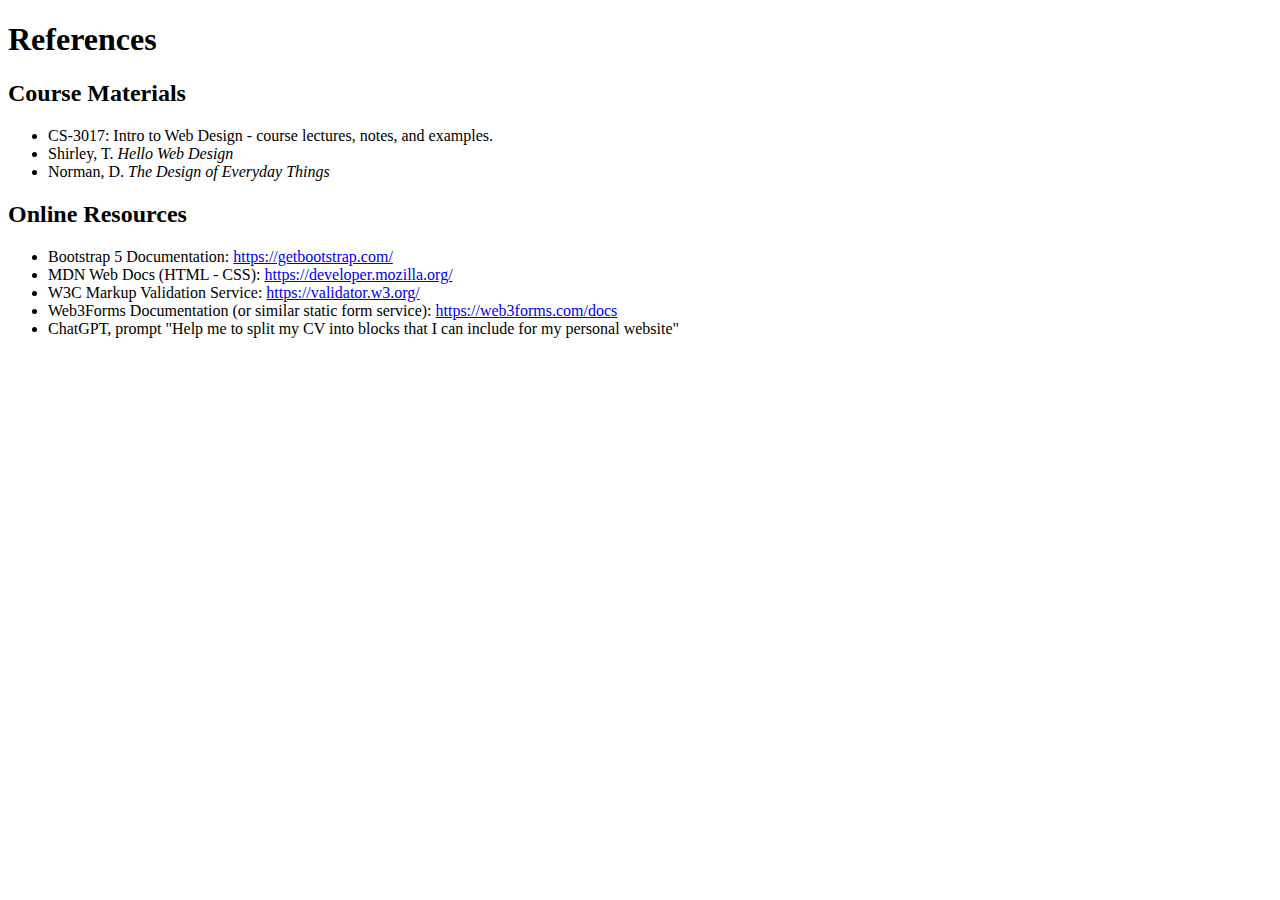
<file: references.html>
<!DOCTYPE html>
<html lang="en">
<head>
  <meta charset="UTF-8">
  <title>References | Tim Kashkarov</title>
  <meta name="viewport" content="width=device-width, initial-scale=1">
</head>
<body>
  <main>
    <h1>References</h1>

    <h2>Course Materials</h2>
    <ul>
      <li>CS-3017: Intro to Web Design - course lectures, notes, and examples.</li>
      <li>Shirley, T. <em>Hello Web Design</em></li>
      <li>Norman, D. <em>The Design of Everyday Things</em></li>
    </ul>

    <h2>Online Resources</h2>
    <ul>
      <li>Bootstrap 5 Documentation: <a href="https://getbootstrap.com/" target="_blank" rel="noopener">https://getbootstrap.com/</a></li>
      <li>MDN Web Docs (HTML - CSS): <a href="https://developer.mozilla.org/" target="_blank" rel="noopener">https://developer.mozilla.org/</a></li>
      <li>W3C Markup Validation Service: <a href="https://validator.w3.org/" target="_blank" rel="noopener">https://validator.w3.org/</a></li>
      <li>Web3Forms Documentation (or similar static form service): <a href="https://web3forms.com/docs" target="_blank" rel="noopener">https://web3forms.com/docs</a></li>
      <li>ChatGPT, prompt "Help me to split my CV into blocks that I can include for my personal website"
    </ul>
  </main>
</body>
</html>
</file>
<file: css/styles.css>
/* Base styles */
:root {
  --color-bg: #f5f7fb;
  --color-primary: #3b5bfd;
  --color-primary-soft: #e1e6ff;
  --color-accent: #ffb347;
  --color-text: #1b1f3b;
}

*,
*::before,
*::after {
  box-sizing: border-box;
}

html,
body {
  height: 100%;
}

body {
  font-family: system-ui, -apple-system, BlinkMacSystemFont, "Segoe UI", sans-serif;
  color: var(--color-text);
  background-color: var(--color-bg);
  margin: 0;
  padding-top: 64px;
}

/* Typography */
h1, h2, h3, h4, h5, h6 {
  font-weight: 600;
  color: var(--color-text);
}

p {
  line-height: 1.6;
}

/* Navbar */
.navbar {
  font-size: 0.95rem;
}

.navbar-brand {
  letter-spacing: 0.03em;
}

.nav-link.active {
  font-weight: 600;
}

/* Page headers */
.hero-section {
  background-color: #0f1b3d;
  color: #ffffff;
}

.hero-section h1,
.hero-section p,
.hero-section .lead,
.page-header-section h1,
.page-header-section p,
.page-header-section .lead {
  color: #ffffff;
}

.hero-photo-wrapper {
  width: 260px;       
  aspect-ratio: 1 / 1;  
  border-radius: 24px;  
  overflow: hidden;      
  margin: 0 auto;        
  box-shadow: 0 14px 30px rgba(0, 0, 0, 0.12);
}

.hero-photo-wrapper img {
  width: 100%;
  height: 100%;
  object-fit: cover;
  object-position: 95% 5%;
}

/* Block with photo and short bio on about page */
.about-intro {
  gap: 2rem;          
}
.about-intro-photo {
  flex-shrink: 0;     
}
.about-intro-text {
  flex: 1;            
}

/* Stacking elements vertically on small screens */
@media (max-width: 767.98px) {
  .about-intro {
    display: block;
  }
}

.page-header-section {
  background-color: #0f1b3d;
  color: #ffffff;
}

/* Layout */
.card {
  border-radius: 0.9rem;
}

.project-card img {
  border-top-left-radius: 0.9rem;
  border-top-right-radius: 0.9rem;
}

.about-soft-card {
  background-color: var(--color-bg);     
  border-radius: 18px;
  box-shadow: 0 10px 25px rgba(15, 23, 42, 0.08);
  border: 1px solid rgba(15, 23, 42, 0.04);       
}

/* Footer */
footer {
  font-size: 0.85rem;
}

/* Forms */
form .form-label {
  font-weight: 500;
}

/* Buttons */
.btn-primary {
  background-color: var(--color-primary);
  border-color: var(--color-primary);
}

.btn-primary:hover,
.btn-primary:focus {
  background-color: #2f47c8;
  border-color: #2f47c8;
}

/* Utility tweaks for spacing on small screens */
@media (max-width: 575.98px) {
  body {
    padding-top: 56px;
  }

  .hero-photo-wrapper {
    max-width: 220px;
  }
}
</file>
